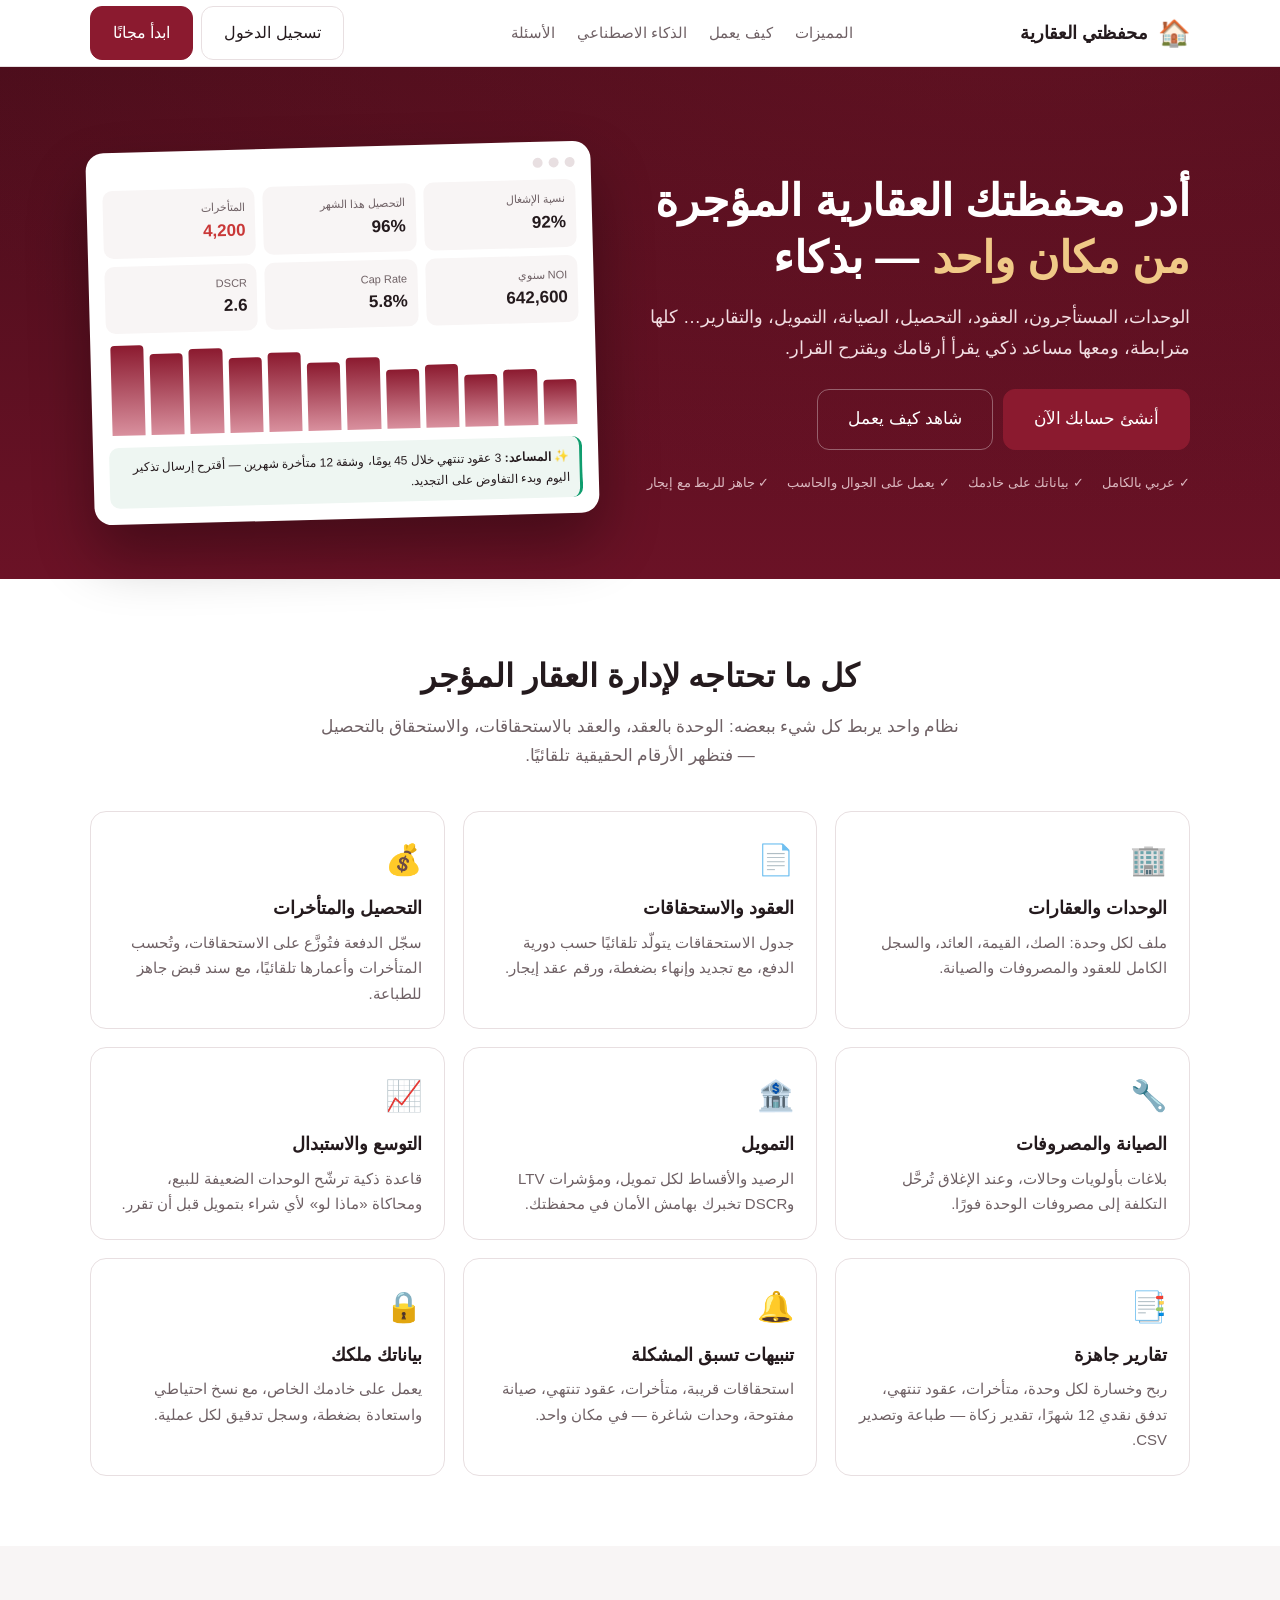
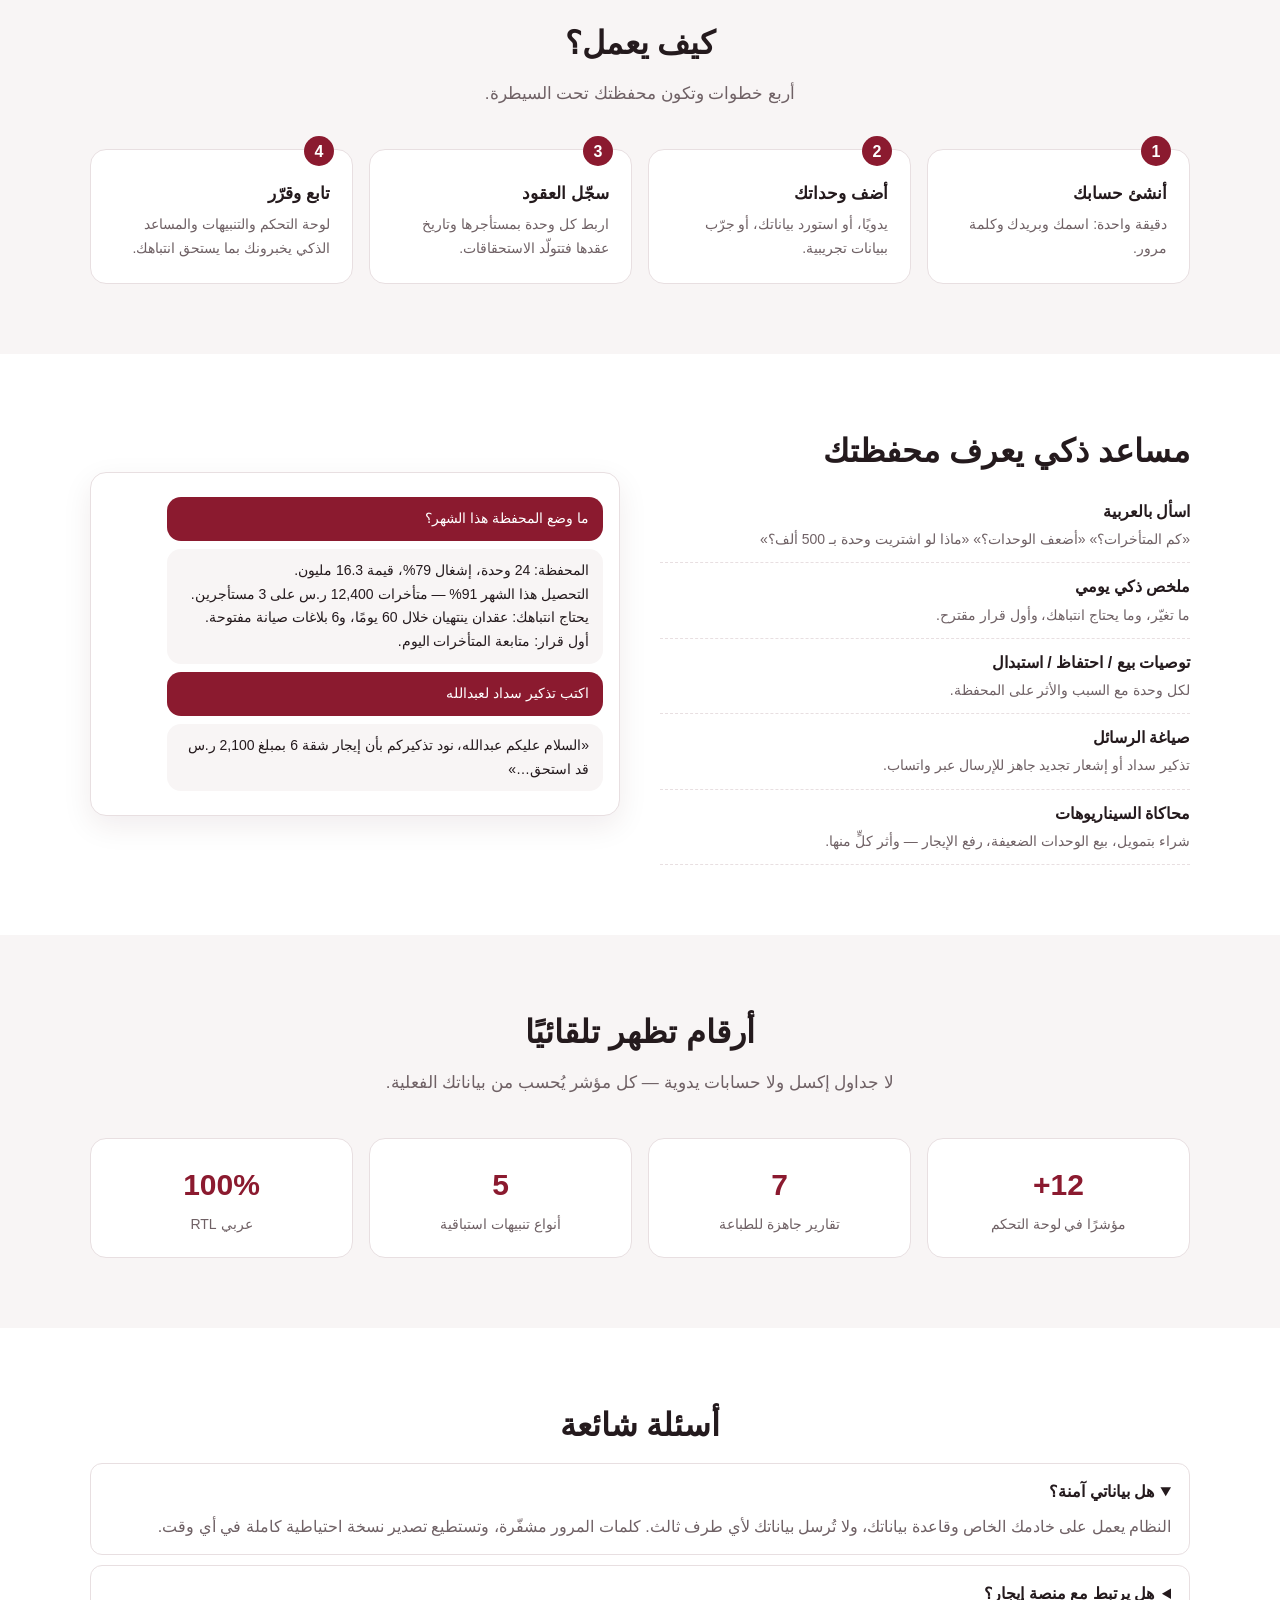
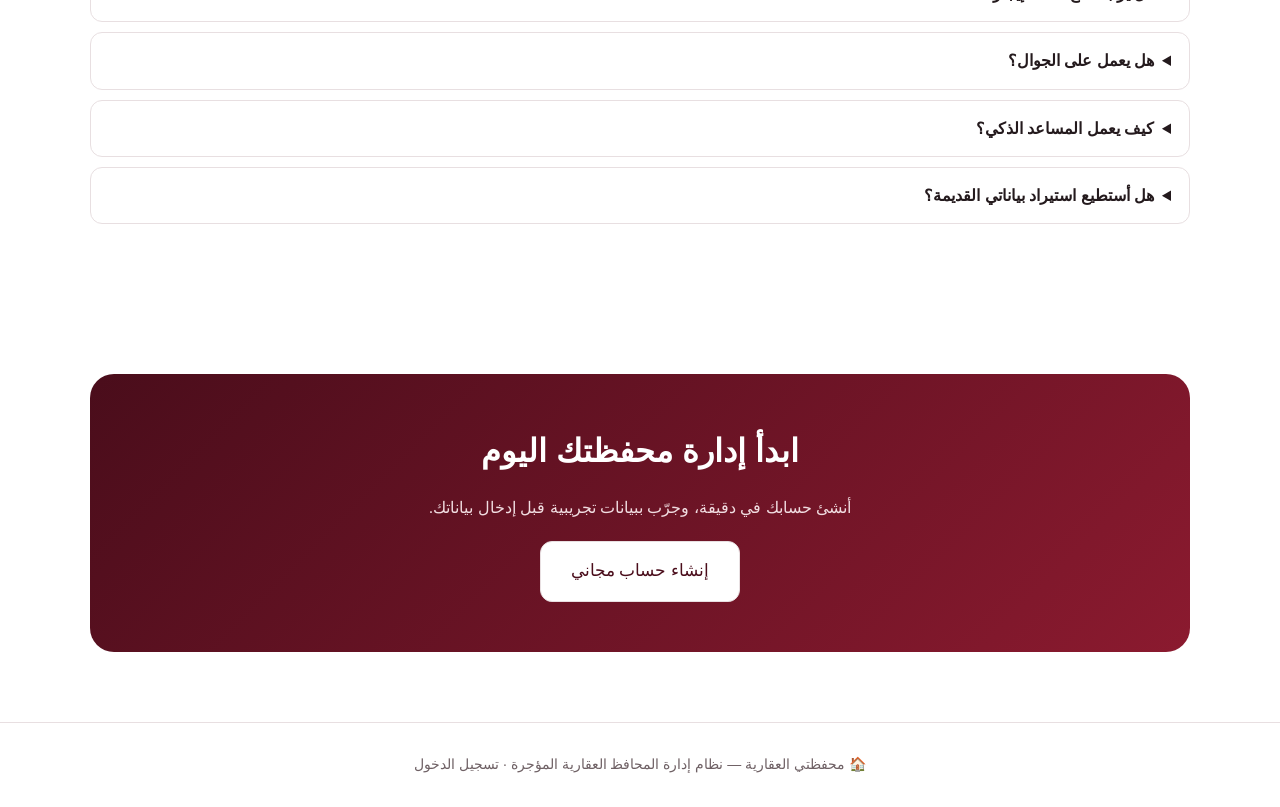
<file: index.html>
<!doctype html>
<html lang="ar" dir="rtl">
<head>
<meta charset="utf-8">
<meta name="viewport" content="width=device-width,initial-scale=1">
<title>محفظتي العقارية — إدارة عقاراتك المؤجرة بذكاء</title>
<meta name="description" content="نظام متكامل لإدارة المحافظ العقارية المؤجرة: الوحدات، العقود، التحصيل، الصيانة، التمويل، التقارير، ومساعد ذكي يحلل محفظتك.">
<style>
:root{--brand:#4a0d1b;--brand2:#8b1a2f;--accent:#0f9d6e;--ink:#241a1d;--muted:#6f6165;--bg:#f8f5f5;--line:#e8dfe1}
*{box-sizing:border-box}html{scroll-behavior:smooth}body{margin:0;font-family:"Segoe UI",Tahoma,Arial,sans-serif;color:var(--ink);background:#fff;line-height:1.7}
a{color:inherit;text-decoration:none}.wrap{max-width:1140px;margin:auto;padding:0 20px}
.btn{display:inline-block;padding:12px 22px;border-radius:12px;font-weight:600;border:1px solid var(--line);background:#fff;cursor:pointer;font:inherit}.btn.primary{background:var(--brand2);border-color:var(--brand2);color:#fff}.btn.primary:hover{background:var(--brand)}.btn.ghost{background:transparent;border-color:#ffffff55;color:#fff}.btn.lg{padding:15px 30px;font-size:17px}
header{position:sticky;top:0;background:#ffffffee;backdrop-filter:blur(8px);border-bottom:1px solid var(--line);z-index:9}.nav{display:flex;align-items:center;justify-content:space-between;height:66px}.logo{display:flex;align-items:center;gap:10px;font-weight:800;font-size:18px}.logo span{font-size:26px}.links{display:flex;gap:22px;color:var(--muted);font-size:15px}.links a:hover{color:var(--brand2)}.navcta{display:flex;gap:8px}
.hero{background:radial-gradient(1200px 500px at 80% -10%,#8b1a2f55,transparent),linear-gradient(180deg,#4a0d1b,#6b1226);color:#fff;padding:80px 0 60px}.hero .wrap{display:grid;grid-template-columns:1.1fr 1fr;gap:40px;align-items:center}.hero h1{font-size:44px;line-height:1.3;margin:0 0 16px}.hero h1 em{font-style:normal;color:#f0c987}.hero p{font-size:18px;color:#f1dde1;margin:0 0 26px}.hero .actions{display:flex;gap:10px;flex-wrap:wrap}.hero .trust{margin-top:22px;font-size:13px;color:#dcb9c0;display:flex;gap:18px;flex-wrap:wrap}
.mock{background:#fff;border-radius:18px;padding:16px;box-shadow:0 30px 60px #0005;color:var(--ink);transform:rotate(-1.5deg)}.mock .bar{display:flex;gap:6px;margin-bottom:12px}.mock .bar i{width:10px;height:10px;border-radius:50%;background:#e8dfe1;display:block}.mock .k{display:grid;grid-template-columns:repeat(3,1fr);gap:8px}.mock .k div{background:var(--bg);border-radius:10px;padding:10px}.mock .k small{color:var(--muted);font-size:11px;display:block}.mock .k b{font-size:17px}.mock .chart{display:flex;align-items:flex-end;gap:6px;height:90px;margin-top:12px;padding:0 4px}.mock .chart i{flex:1;background:linear-gradient(180deg,#8b1a2f,#d9909e);border-radius:4px 4px 0 0;display:block}.mock .ai{margin-top:12px;background:#eef6f2;border-radius:10px;padding:10px;font-size:12px;border-right:3px solid var(--accent)}
section{padding:70px 0}section.alt{background:var(--bg)}h2{font-size:32px;margin:0 0 10px;text-align:center}.sub{text-align:center;color:var(--muted);max-width:640px;margin:0 auto 40px;font-size:17px}
.grid{display:grid;grid-template-columns:repeat(3,1fr);gap:18px}.card{background:#fff;border:1px solid var(--line);border-radius:16px;padding:22px}.card .ic{font-size:30px;margin-bottom:8px}.card h3{margin:0 0 6px;font-size:18px}.card p{margin:0;color:var(--muted);font-size:15px}
.steps{display:grid;grid-template-columns:repeat(4,1fr);gap:16px;counter-reset:s}.step{background:#fff;border-radius:16px;padding:22px;border:1px solid var(--line);position:relative}.step:before{counter-increment:s;content:counter(s);position:absolute;top:-14px;right:18px;background:var(--brand2);color:#fff;width:30px;height:30px;border-radius:50%;display:grid;place-items:center;font-weight:700}.step h3{margin:8px 0 4px;font-size:17px}.step p{margin:0;color:var(--muted);font-size:14px}
.ai-sec .wrap{display:grid;grid-template-columns:1fr 1fr;gap:40px;align-items:center}.ai-sec h2{text-align:right}.ai-sec ul{padding:0;list-style:none;margin:0}.ai-sec li{padding:10px 0;border-bottom:1px dashed var(--line)}.ai-sec li b{display:block}.ai-sec li span{color:var(--muted);font-size:14px}.chat{background:#fff;border-radius:16px;border:1px solid var(--line);padding:16px;box-shadow:0 10px 30px #3a0f1814}.chat .m{padding:10px 14px;border-radius:14px;margin:8px 0;font-size:14px;max-width:88%;white-space:pre-line}.chat .u{background:var(--brand2);color:#fff;margin-left:auto}.chat .b{background:var(--bg)}
.stats{display:grid;grid-template-columns:repeat(4,1fr);gap:16px;text-align:center}.stats div{background:#fff;border-radius:16px;padding:20px;border:1px solid var(--line)}.stats b{font-size:30px;color:var(--brand2);display:block}.stats span{color:var(--muted);font-size:14px}
.faq details{background:#fff;border:1px solid var(--line);border-radius:12px;padding:14px 18px;margin-bottom:10px}.faq summary{cursor:pointer;font-weight:600}.faq p{margin:8px 0 0;color:var(--muted)}
.cta{background:linear-gradient(135deg,#4a0d1b,#8b1a2f);color:#fff;text-align:center;border-radius:24px;padding:50px 20px}.cta h2{color:#fff}.cta p{color:#f1dde1;margin-bottom:20px}
footer{padding:30px 0;color:var(--muted);font-size:14px;border-top:1px solid var(--line);text-align:center}
@media(max-width:900px){.hero .wrap,.ai-sec .wrap{grid-template-columns:1fr}.hero h1{font-size:32px}.grid,.steps,.stats{grid-template-columns:1fr 1fr}.links{display:none}.mock{transform:none}}
@media(max-width:560px){.grid,.steps,.stats{grid-template-columns:1fr}}
</style>
</head>
<body>
<header><div class="wrap nav"><a class="logo" href="#"><span>🏠</span>محفظتي العقارية</a><nav class="links"><a href="#features">المميزات</a><a href="#how">كيف يعمل</a><a href="#ai">الذكاء الاصطناعي</a><a href="#faq">الأسئلة</a></nav><div class="navcta"><a class="btn" href="login.html">تسجيل الدخول</a><a class="btn primary" href="login.html#register">ابدأ مجانًا</a></div></div></header>

<section class="hero"><div class="wrap">
  <div>
    <h1>أدر محفظتك العقارية المؤجرة <em>من مكان واحد</em> — بذكاء</h1>
    <p>الوحدات، المستأجرون، العقود، التحصيل، الصيانة، التمويل، والتقارير… كلها مترابطة، ومعها مساعد ذكي يقرأ أرقامك ويقترح القرار.</p>
    <div class="actions"><a class="btn primary lg" href="login.html#register">أنشئ حسابك الآن</a><a class="btn ghost lg" href="#how">شاهد كيف يعمل</a></div>
    <div class="trust"><span>✓ عربي بالكامل</span><span>✓ بياناتك على خادمك</span><span>✓ يعمل على الجوال والحاسب</span><span>✓ جاهز للربط مع إيجار</span></div>
  </div>
  <div class="mock"><div class="bar"><i></i><i></i><i></i></div>
    <div class="k"><div><small>نسبة الإشغال</small><b>92%</b></div><div><small>التحصيل هذا الشهر</small><b>96%</b></div><div><small>المتأخرات</small><b style="color:#c93838">4,200</b></div><div><small>NOI سنوي</small><b>642,600</b></div><div><small>Cap Rate</small><b>5.8%</b></div><div><small>DSCR</small><b>2.6</b></div></div>
    <div class="chart"><i style="height:50%"></i><i style="height:62%"></i><i style="height:58%"></i><i style="height:70%"></i><i style="height:66%"></i><i style="height:80%"></i><i style="height:76%"></i><i style="height:88%"></i><i style="height:84%"></i><i style="height:95%"></i><i style="height:90%"></i><i style="height:100%"></i></div>
    <div class="ai">✨ <b>المساعد:</b> 3 عقود تنتهي خلال 45 يومًا، وشقة 12 متأخرة شهرين — أقترح إرسال تذكير اليوم وبدء التفاوض على التجديد.</div>
  </div>
</div></section>

<section id="features"><div class="wrap">
  <h2>كل ما تحتاجه لإدارة العقار المؤجر</h2><p class="sub">نظام واحد يربط كل شيء ببعضه: الوحدة بالعقد، والعقد بالاستحقاقات، والاستحقاق بالتحصيل — فتظهر الأرقام الحقيقية تلقائيًا.</p>
  <div class="grid">
    <div class="card"><div class="ic">🏢</div><h3>الوحدات والعقارات</h3><p>ملف لكل وحدة: الصك، القيمة، العائد، والسجل الكامل للعقود والمصروفات والصيانة.</p></div>
    <div class="card"><div class="ic">📄</div><h3>العقود والاستحقاقات</h3><p>جدول الاستحقاقات يتولّد تلقائيًا حسب دورية الدفع، مع تجديد وإنهاء بضغطة، ورقم عقد إيجار.</p></div>
    <div class="card"><div class="ic">💰</div><h3>التحصيل والمتأخرات</h3><p>سجّل الدفعة فتُوزَّع على الاستحقاقات، وتُحسب المتأخرات وأعمارها تلقائيًا، مع سند قبض جاهز للطباعة.</p></div>
    <div class="card"><div class="ic">🔧</div><h3>الصيانة والمصروفات</h3><p>بلاغات بأولويات وحالات، وعند الإغلاق تُرحَّل التكلفة إلى مصروفات الوحدة فورًا.</p></div>
    <div class="card"><div class="ic">🏦</div><h3>التمويل</h3><p>الرصيد والأقساط لكل تمويل، ومؤشرات LTV وDSCR تخبرك بهامش الأمان في محفظتك.</p></div>
    <div class="card"><div class="ic">📈</div><h3>التوسع والاستبدال</h3><p>قاعدة ذكية ترشّح الوحدات الضعيفة للبيع، ومحاكاة «ماذا لو» لأي شراء بتمويل قبل أن تقرر.</p></div>
    <div class="card"><div class="ic">📑</div><h3>تقارير جاهزة</h3><p>ربح وخسارة لكل وحدة، متأخرات، عقود تنتهي، تدفق نقدي 12 شهرًا، تقدير زكاة — طباعة وتصدير CSV.</p></div>
    <div class="card"><div class="ic">🔔</div><h3>تنبيهات تسبق المشكلة</h3><p>استحقاقات قريبة، متأخرات، عقود تنتهي، صيانة مفتوحة، وحدات شاغرة — في مكان واحد.</p></div>
    <div class="card"><div class="ic">🔒</div><h3>بياناتك ملكك</h3><p>يعمل على خادمك الخاص، مع نسخ احتياطي واستعادة بضغطة، وسجل تدقيق لكل عملية.</p></div>
  </div>
</div></section>

<section id="how" class="alt"><div class="wrap">
  <h2>كيف يعمل؟</h2><p class="sub">أربع خطوات وتكون محفظتك تحت السيطرة.</p>
  <div class="steps">
    <div class="step"><h3>أنشئ حسابك</h3><p>دقيقة واحدة: اسمك وبريدك وكلمة مرور.</p></div>
    <div class="step"><h3>أضف وحداتك</h3><p>يدويًا، أو استورد بياناتك، أو جرّب ببيانات تجريبية.</p></div>
    <div class="step"><h3>سجّل العقود</h3><p>اربط كل وحدة بمستأجرها وتاريخ عقدها فتتولّد الاستحقاقات.</p></div>
    <div class="step"><h3>تابع وقرّر</h3><p>لوحة التحكم والتنبيهات والمساعد الذكي يخبرونك بما يستحق انتباهك.</p></div>
  </div>
</div></section>

<section id="ai" class="ai-sec"><div class="wrap">
  <div>
    <h2>مساعد ذكي يعرف محفظتك</h2>
    <ul>
      <li><b>اسأل بالعربية</b><span>«كم المتأخرات؟» «أضعف الوحدات؟» «ماذا لو اشتريت وحدة بـ 500 ألف؟»</span></li>
      <li><b>ملخص ذكي يومي</b><span>ما تغيّر، وما يحتاج انتباهك، وأول قرار مقترح.</span></li>
      <li><b>توصيات بيع / احتفاظ / استبدال</b><span>لكل وحدة مع السبب والأثر على المحفظة.</span></li>
      <li><b>صياغة الرسائل</b><span>تذكير سداد أو إشعار تجديد جاهز للإرسال عبر واتساب.</span></li>
      <li><b>محاكاة السيناريوهات</b><span>شراء بتمويل، بيع الوحدات الضعيفة، رفع الإيجار — وأثر كلٍّ منها.</span></li>
    </ul>
  </div>
  <div class="chat">
    <div class="m u">ما وضع المحفظة هذا الشهر؟</div>
    <div class="m b">المحفظة: 24 وحدة، إشغال 79%، قيمة 16.3 مليون.
التحصيل هذا الشهر 91% — متأخرات 12,400 ر.س على 3 مستأجرين.
يحتاج انتباهك: عقدان ينتهيان خلال 60 يومًا، و6 بلاغات صيانة مفتوحة.
أول قرار: متابعة المتأخرات اليوم.</div>
    <div class="m u">اكتب تذكير سداد لعبدالله</div>
    <div class="m b">«السلام عليكم عبدالله، نود تذكيركم بأن إيجار شقة 6 بمبلغ 2,100 ر.س قد استحق…»</div>
  </div>
</div></section>

<section class="alt"><div class="wrap">
  <h2>أرقام تظهر تلقائيًا</h2><p class="sub">لا جداول إكسل ولا حسابات يدوية — كل مؤشر يُحسب من بياناتك الفعلية.</p>
  <div class="stats"><div><b>12+</b><span>مؤشرًا في لوحة التحكم</span></div><div><b>7</b><span>تقارير جاهزة للطباعة</span></div><div><b>5</b><span>أنواع تنبيهات استباقية</span></div><div><b>100%</b><span>عربي RTL</span></div></div>
</div></section>

<section id="faq"><div class="wrap faq">
  <h2>أسئلة شائعة</h2><p class="sub"></p>
  <details open><summary>هل بياناتي آمنة؟</summary><p>النظام يعمل على خادمك الخاص وقاعدة بياناتك، ولا تُرسل بياناتك لأي طرف ثالث. كلمات المرور مشفّرة، وتستطيع تصدير نسخة احتياطية كاملة في أي وقت.</p></details>
  <details><summary>هل يرتبط مع منصة إيجار؟</summary><p>تسجّل رقم عقد إيجار في كل عقد لربطه مرجعيًا. الربط البرمجي الكامل يتطلب موافقة إيجار على التكامل، والنظام مهيأ له.</p></details>
  <details><summary>هل يعمل على الجوال؟</summary><p>نعم، الواجهة متجاوبة وتعمل على أي متصفح. تطبيقا Android وiOS في الطريق على نفس الحساب والبيانات.</p></details>
  <details><summary>كيف يعمل المساعد الذكي؟</summary><p>يحلل بياناتك محليًا دون إنترنت، وعند تفعيل مفتاح Anthropic يتحول إلى مساعد Claude كامل يفهم أي سؤال عن محفظتك.</p></details>
  <details><summary>هل أستطيع استيراد بياناتي القديمة؟</summary><p>نعم، من نسخة JSON أو من النسخة السابقة للنظام، ومن الإعدادات مباشرة.</p></details>
</div></section>

<section><div class="wrap"><div class="cta"><h2>ابدأ إدارة محفظتك اليوم</h2><p>أنشئ حسابك في دقيقة، وجرّب ببيانات تجريبية قبل إدخال بياناتك.</p><a class="btn lg" style="background:#fff;color:var(--brand)" href="login.html#register">إنشاء حساب مجاني</a></div></div></section>

<footer><div class="wrap">🏠 محفظتي العقارية — نظام إدارة المحافظ العقارية المؤجرة · <a href="login.html">تسجيل الدخول</a></div></footer>
</body>
</html>
</file>
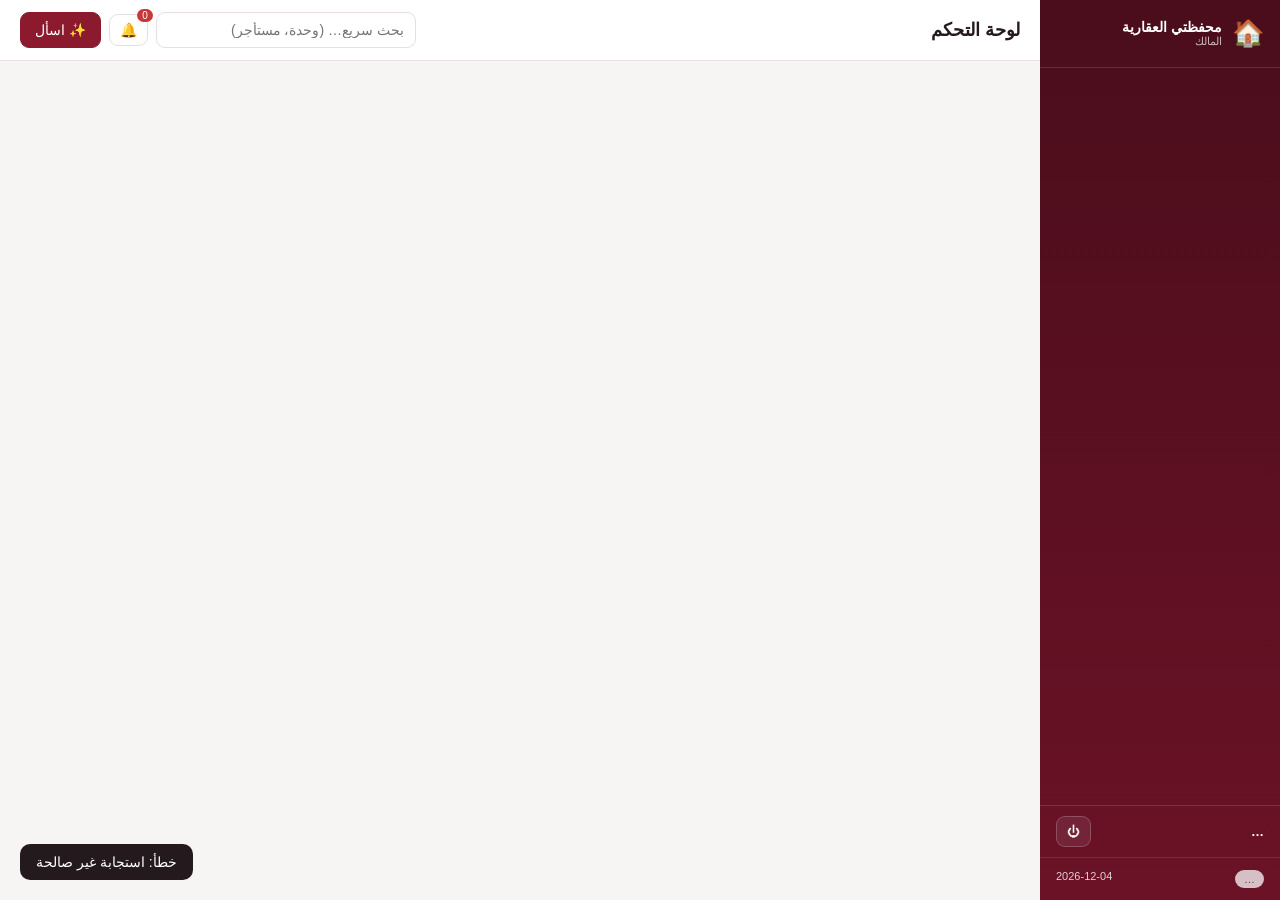
<file: app.html>
<!doctype html>
<html lang="ar" dir="rtl">
<head>
<meta charset="utf-8">
<meta name="viewport" content="width=device-width,initial-scale=1">
<title>محفظتي العقارية — لوحة التحكم</title>
<link rel="stylesheet" href="assets/style.css">
</head>
<body>
<div class="app">
  <aside class="sidebar" id="sidebar">
    <div class="logo"><span class="logo-mark">🏠</span><div><b>محفظتي العقارية</b><small id="ownerName">المالك</small></div></div>
    <nav id="nav"></nav>
    <div class="side-user"><div><b id="userName">…</b><small id="userRole"></small></div><button class="icon-btn" title="تسجيل الخروج" onclick="logout()">⏻</button></div>
    <div class="side-foot"><span id="dbBadge" class="badge">…</span><span id="today"></span></div>
  </aside>
  <main class="main">
    <header class="topbar">
      <button class="icon-btn menu" onclick="document.getElementById('sidebar').classList.toggle('open')">☰</button>
      <h1 id="viewTitle">لوحة التحكم</h1>
      <div class="top-actions">
        <input id="globalSearch" placeholder="بحث سريع… (وحدة، مستأجر)" oninput="globalSearch(this.value)">
        <button class="icon-btn" title="التنبيهات" onclick="go('dashboard');setTimeout(()=>document.getElementById('alerts')?.scrollIntoView({behavior:'smooth'}),50)">🔔<span id="alertCount" class="pill">0</span></button>
        <button class="btn primary" onclick="go('assistant')">✨ اسأل</button>
      </div>
    </header>
    <div id="view" class="view"></div>
  </main>
</div>
<div id="modal" class="modal"><div class="modal-box"><div class="modal-head"><h3 id="modalTitle"></h3><button class="icon-btn" onclick="closeModal()">✕</button></div><form id="modalForm" onsubmit="return false"></form><div class="modal-foot" id="modalFoot"></div></div></div>
<div id="drawer" class="drawer"><div class="drawer-box"><div class="modal-head"><h3 id="drawerTitle"></h3><button class="icon-btn" onclick="closeDrawer()">✕</button></div><div id="drawerBody"></div></div></div>
<div id="toast" class="toast"></div>
<script src="assets/charts3d.js"></script>
<script src="assets/app.js"></script>
</body>
</html>
</file>
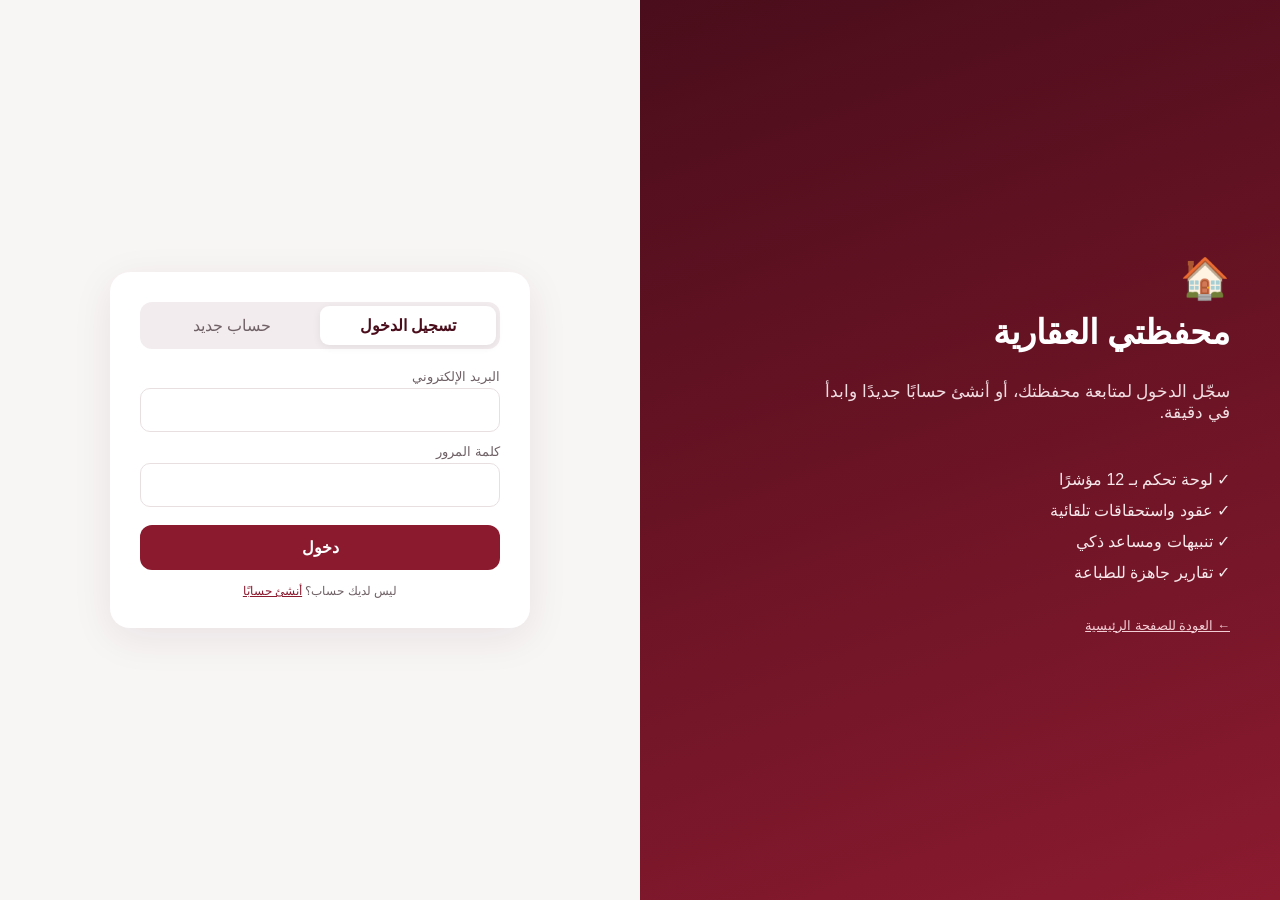
<file: login.html>
<!doctype html>
<html lang="ar" dir="rtl">
<head>
<meta charset="utf-8">
<meta name="viewport" content="width=device-width,initial-scale=1">
<title>تسجيل الدخول — محفظتي العقارية</title>
<style>
:root{--brand:#4a0d1b;--brand2:#8b1a2f;--ink:#241a1d;--muted:#6f6165;--line:#e8dfe1;--bad:#c93838}
*{box-sizing:border-box}body{margin:0;font-family:"Segoe UI",Tahoma,Arial,sans-serif;color:var(--ink);min-height:100vh;display:grid;grid-template-columns:1fr 1fr}
.side{background:linear-gradient(160deg,#4a0d1b,#8b1a2f);color:#fff;padding:50px;display:flex;flex-direction:column;justify-content:center}.side h1{font-size:34px;margin:0 0 12px}.side p{color:#f1dde1;font-size:17px;max-width:420px}.side ul{list-style:none;padding:0;margin:24px 0 0;color:#f6e8eb}.side li{padding:6px 0}.side .logo{font-size:40px;margin-bottom:10px}
.box{display:flex;align-items:center;justify-content:center;padding:40px 20px;background:#f8f5f5}.form{background:#fff;border-radius:20px;padding:30px;width:min(420px,100%);box-shadow:0 10px 40px #3a0f1814}
.tabs{display:flex;background:#f2ecee;border-radius:12px;padding:4px;margin-bottom:20px}.tabs button{flex:1;border:0;background:transparent;padding:10px;border-radius:9px;font:inherit;cursor:pointer;color:var(--muted)}.tabs button.active{background:#fff;color:var(--brand);font-weight:700;box-shadow:0 2px 8px #0001}
label{display:block;font-size:13px;color:var(--muted);margin:12px 0 4px}input{width:100%;padding:12px;border:1px solid var(--line);border-radius:10px;font:inherit}input:focus{outline:2px solid #8b1a2f55;border-color:var(--brand2)}
.btn{width:100%;margin-top:18px;padding:13px;border:0;border-radius:12px;background:var(--brand2);color:#fff;font:inherit;font-weight:700;cursor:pointer}.btn:hover{background:var(--brand)}.btn:disabled{opacity:.6}
.err{background:#fde3e3;color:var(--bad);padding:10px;border-radius:10px;font-size:13px;margin-top:12px;display:none}.note{font-size:12px;color:var(--muted);text-align:center;margin-top:14px}.note a{color:var(--brand2)}
.demo{margin-top:18px;border-top:1px dashed var(--line);padding-top:14px}.demo-h{font-size:13px;font-weight:700;margin-bottom:8px}.demo button{display:flex;justify-content:space-between;align-items:center;width:100%;border:1px solid var(--line);background:#fff;border-radius:10px;padding:8px 12px;margin-bottom:6px;font:inherit;cursor:pointer;text-align:right}.demo button:hover{border-color:var(--brand2);background:#f6f1f2}.demo button span{font-size:11px;color:#fff;background:var(--brand2);border-radius:20px;padding:2px 8px}.demo .small{font-size:12px;color:var(--muted);margin-top:6px}code{background:#f2ecee;padding:1px 6px;border-radius:6px}
.first{background:#eef6f2;border-right:3px solid #0f9d6e;padding:10px 12px;border-radius:10px;font-size:13px;margin-bottom:12px;display:none}
@media(max-width:820px){body{grid-template-columns:1fr}.side{padding:30px 20px}.side h1{font-size:26px}}
</style>
</head>
<body>
<div class="side"><div class="logo">🏠</div><h1>محفظتي العقارية</h1><p>سجّل الدخول لمتابعة محفظتك، أو أنشئ حسابًا جديدًا وابدأ في دقيقة.</p><ul><li>✓ لوحة تحكم بـ 12 مؤشرًا</li><li>✓ عقود واستحقاقات تلقائية</li><li>✓ تنبيهات ومساعد ذكي</li><li>✓ تقارير جاهزة للطباعة</li></ul><p style="margin-top:30px;font-size:13px"><a href="index.html" style="color:#f3cdd5">← العودة للصفحة الرئيسية</a></p></div>
<div class="box"><div class="form">
  <div class="tabs"><button id="tLogin" class="active" onclick="mode('login')">تسجيل الدخول</button><button id="tReg" onclick="mode('register')">حساب جديد</button></div>
  <div class="first" id="first">👋 أول مستخدم يُسجَّل يصبح <b>المالك</b> للنظام.</div>
  <form id="f" onsubmit="submit_(event)">
    <div id="regFields" style="display:none"><label>الاسم الكامل</label><input name="name" autocomplete="name"><label>الجوال (اختياري)</label><input name="phone" dir="ltr" style="text-align:right" autocomplete="tel"></div>
    <label>البريد الإلكتروني</label><input name="email" type="email" required autocomplete="email" dir="ltr" style="text-align:right">
    <label>كلمة المرور</label><input name="password" type="password" required minlength="6" autocomplete="current-password">
    <div class="err" id="err"></div>
    <button class="btn" id="go">دخول</button>
  </form>
  <div class="demo" id="demo" style="display:none"><div class="demo-h">🧪 حسابات تجريبية جاهزة — اضغط للدخول</div><div id="demoList"></div><div class="small">كلمة المرور لجميعها: <code id="demoPass"></code></div></div>
  <div class="note" id="note">ليس لديك حساب؟ <a onclick="mode('register')" href="#register">أنشئ حسابًا</a></div>
</div></div>
<script>
const API='api/index.php?r=';let m='login';
function mode(x){m=x;document.getElementById('tLogin').classList.toggle('active',x==='login');document.getElementById('tReg').classList.toggle('active',x==='register');document.getElementById('regFields').style.display=x==='register'?'':'none';document.getElementById('go').textContent=x==='register'?'إنشاء الحساب':'دخول';document.getElementById('note').innerHTML=x==='register'?'لديك حساب؟ <a onclick="mode(\'login\')" href="#">سجّل الدخول</a>':'ليس لديك حساب؟ <a onclick="mode(\'register\')" href="#register">أنشئ حسابًا</a>';document.getElementById('err').style.display='none'}
async function submit_(e){e.preventDefault();const b=document.getElementById('go');b.disabled=true;const o=Object.fromEntries(new FormData(e.target).entries());try{const r=await fetch(API+'auth/'+m,{method:'POST',headers:{'Content-Type':'application/json'},body:JSON.stringify(o)});const j=await r.json();if(!r.ok||j.error)throw new Error(j.error||'خطأ');location.href='app.html'}catch(x){const el=document.getElementById('err');el.textContent=x.message;el.style.display='block'}b.disabled=false}
async function demoLogin(email,pass){mode('login');const f=document.getElementById('f');f.email.value=email;f.password.value=pass;f.requestSubmit()}
(async()=>{try{const s=await fetch(API+'auth/status').then(r=>r.json());if(s.user){location.href='app.html';return}if(!s.has_users){document.getElementById('first').style.display='block';mode('register')}
if(s.demo&&s.demo.length){document.getElementById('demo').style.display='block';document.getElementById('demoPass').textContent=s.demo_password;document.getElementById('demoList').innerHTML=s.demo.map(d=>`<button type="button" onclick="demoLogin('${d.email}','${s.demo_password}')"><b>${d.name}</b><span>${d.label}</span></button>`).join('')}}catch(_){}
if(location.hash==='#register')mode('register')})();
</script>
</body>
</html>
</file>
<file: assets/style.css>
:root{--bg:#f7f4f4;--card:#fff;--ink:#241a1d;--muted:#7a6c70;--line:#e8dfe1;--brand:#6b1226;--brand2:#8b1a2f;--accent:#0f9d6e;--warn:#c98a00;--bad:#c93838;--info:#7a6c70;--r:14px;--sh:0 2px 12px #3a0f1812}
*{box-sizing:border-box}html,body{margin:0;height:100%}body{font-family:"Segoe UI",Tahoma,Arial,sans-serif;background:var(--bg);color:var(--ink);font-size:14px}
a{cursor:pointer}button{font:inherit;cursor:pointer}input,select,textarea{font:inherit;width:100%;padding:9px 11px;border:1px solid var(--line);border-radius:9px;background:#fff;color:var(--ink)}input:focus,select:focus,textarea:focus{outline:2px solid #8b1a2f55;border-color:var(--brand2)}textarea{min-height:70px;resize:vertical}
.app{display:flex;min-height:100vh}
.sidebar{width:240px;background:linear-gradient(180deg,#4a0d1b,#6b1226);color:#fff;display:flex;flex-direction:column;position:sticky;top:0;height:100vh;flex-shrink:0}
.logo{display:flex;align-items:center;gap:10px;padding:18px 16px;border-bottom:1px solid #ffffff22}.logo-mark{font-size:26px}.logo small{display:block;opacity:.7;font-size:11px}
nav{flex:1;overflow:auto;padding:10px 8px}nav a{display:flex;align-items:center;gap:10px;padding:10px 12px;border-radius:10px;color:#f1dde1;margin-bottom:2px;text-decoration:none}nav a i{font-style:normal;width:22px;text-align:center}nav a:hover{background:#ffffff14}nav a.active{background:#fff;color:var(--brand)}
.side-user{display:flex;justify-content:space-between;align-items:center;padding:10px 16px;border-top:1px solid #ffffff22;font-size:13px}.side-user small{display:block;opacity:.7;font-size:11px}.side-user .icon-btn{background:#ffffff14;border-color:#ffffff33;color:#fff}
.onb{max-width:760px;margin:20px auto}.onb .prog{display:flex;gap:6px;margin-bottom:18px}.onb .prog i{flex:1;height:6px;border-radius:6px;background:#e8dfe1;display:block}.onb .prog i.on{background:var(--accent)}.onb h2{margin:0 0 6px;font-size:24px}.onb .lead{color:var(--muted);margin:0 0 18px}.choice{display:grid;grid-template-columns:repeat(3,1fr);gap:12px}.choice button{border:2px solid var(--line);background:#fff;border-radius:14px;padding:18px 14px;text-align:right;cursor:pointer}.choice button:hover{border-color:var(--brand2)}.choice .ic{font-size:28px}.choice b{display:block;margin:6px 0 2px}.choice small{color:var(--muted)}@media(max-width:700px){.choice{grid-template-columns:1fr}}
.side-foot{padding:12px 16px;font-size:11px;opacity:.8;display:flex;justify-content:space-between;border-top:1px solid #ffffff22}
.main{flex:1;min-width:0;display:flex;flex-direction:column}
.topbar{display:flex;align-items:center;gap:12px;padding:12px 20px;background:#fff;border-bottom:1px solid var(--line);position:sticky;top:0;z-index:5}.topbar h1{font-size:18px;margin:0;flex:1}.top-actions{display:flex;gap:8px;align-items:center}.top-actions input{width:260px}
.menu{display:none}
.view{padding:20px;max-width:1500px;width:100%}
.btn{border:1px solid var(--line);background:#fff;padding:9px 14px;border-radius:9px;color:var(--ink)}.btn:hover{background:#f6f1f2}.btn.primary{background:var(--brand2);border-color:var(--brand2);color:#fff}.btn.primary:hover{background:var(--brand)}.btn.success{background:var(--accent);color:#fff;border-color:var(--accent)}.btn.danger{background:#fff;color:var(--bad);border-color:#f0c4c4}.btn.sm{padding:5px 9px;font-size:12px}
.icon-btn{border:1px solid var(--line);background:#fff;border-radius:9px;padding:7px 10px;position:relative}.pill{position:absolute;top:-6px;right:-6px;background:var(--bad);color:#fff;border-radius:10px;font-size:10px;padding:1px 5px}
.grid{display:grid;grid-template-columns:repeat(auto-fill,minmax(190px,1fr));gap:12px}.grid2{display:grid;grid-template-columns:1fr 1fr;gap:14px}.grid3{display:grid;grid-template-columns:repeat(3,1fr);gap:14px}.grid>*,.grid2>*,.grid3>*{min-width:0}
.card{background:var(--card);border-radius:var(--r);padding:16px;box-shadow:var(--sh)}.card h3{margin:0 0 12px;font-size:15px}
.kpi .label{color:var(--muted);font-size:12px}.kpi .val{font-size:22px;font-weight:700;margin-top:4px}.kpi .sub{font-size:11px;color:var(--muted);margin-top:4px}.kpi.good .val{color:var(--accent)}.kpi.bad .val{color:var(--bad)}.kpi.warn .val{color:var(--warn)}
.toolbar{display:flex;gap:8px;align-items:center;flex-wrap:wrap;margin-bottom:12px}.toolbar input,.toolbar select{width:auto;min-width:150px}.toolbar .spacer{flex:1}
.tablewrap{background:#fff;border-radius:var(--r);box-shadow:var(--sh);overflow:auto}table{width:100%;border-collapse:collapse;min-width:700px}th,td{padding:10px 12px;text-align:right;border-bottom:1px solid var(--line);white-space:nowrap}th{background:#faf7f7;color:var(--muted);font-weight:600;font-size:12px;position:sticky;top:0}tr:hover td{background:#fbf9f9}td.actions{text-align:left}
.badge{display:inline-block;padding:3px 9px;border-radius:20px;font-size:11px;background:#f2ecee;color:#5a4a4e}.badge.good{background:#dff5ea;color:#0b7a54}.badge.warn{background:#fff3cf;color:#8a5e00}.badge.bad{background:#fde3e3;color:#9c2222}.badge.info{background:#f7e6ea;color:#7a1228}
.alert{display:flex;gap:10px;align-items:flex-start;padding:10px 12px;border-radius:10px;background:#faf7f7;margin-bottom:6px;cursor:pointer;border-right:4px solid var(--info)}.alert.bad{border-color:var(--bad)}.alert.warn{border-color:var(--warn)}.alert small{color:var(--muted);display:block}
.bar{height:8px;background:#efe9ea;border-radius:8px;overflow:hidden}.bar i{display:block;height:100%;background:var(--accent)}
.empty{padding:30px;text-align:center;color:var(--muted)}
.modal,.drawer{display:none;position:fixed;inset:0;background:#1a0a0e99;z-index:50;align-items:center;justify-content:center}.modal.show,.drawer.show{display:flex}
.modal-box{background:#fff;border-radius:16px;width:min(720px,95vw);max-height:92vh;overflow:auto;padding:18px}.modal-head{display:flex;justify-content:space-between;align-items:center;margin-bottom:12px}.modal-head h3{margin:0}.modal-foot{display:flex;gap:8px;justify-content:flex-start;margin-top:14px}
.drawer{justify-content:flex-start}.drawer-box{background:#fff;width:min(760px,96vw);height:100vh;overflow:auto;padding:18px;box-shadow:0 0 40px #0005}
.form{display:grid;grid-template-columns:1fr 1fr;gap:10px}.form label{display:flex;flex-direction:column;gap:4px;font-size:12px;color:var(--muted)}.form .full{grid-column:1/-1}
.tabs{display:flex;gap:6px;flex-wrap:wrap;margin-bottom:12px}.tabs button{border:1px solid var(--line);background:#fff;padding:7px 12px;border-radius:20px}.tabs button.active{background:var(--brand);color:#fff;border-color:var(--brand)}
.chat{display:flex;flex-direction:column;height:calc(100vh - 140px);background:#fff;border-radius:var(--r);box-shadow:var(--sh)}.chat-log{flex:1;overflow:auto;padding:16px;display:flex;flex-direction:column;gap:10px}.msg{max-width:80%;padding:10px 14px;border-radius:14px;white-space:pre-wrap;line-height:1.6}.msg.user{align-self:flex-start;background:var(--brand2);color:#fff}.msg.bot{align-self:flex-end;background:#f4eff0}.chat-in{display:flex;gap:8px;padding:12px;border-top:1px solid var(--line)}.chips{display:flex;gap:6px;flex-wrap:wrap;padding:0 12px 10px}.chips button{border:1px solid var(--line);background:#fff;border-radius:20px;padding:5px 10px;font-size:12px}
.toast{position:fixed;bottom:20px;left:20px;background:#241a1d;color:#fff;padding:10px 16px;border-radius:10px;opacity:0;transition:.3s;z-index:99;pointer-events:none}.toast.show{opacity:1}
canvas{width:100%;display:block}
.chart-legend{display:flex;gap:16px;flex-wrap:wrap;margin-top:10px;font-size:12px;color:var(--ink)}.chart-legend div{display:flex;align-items:center;gap:6px}.chart-legend i{width:11px;height:11px;border-radius:3px;display:inline-block;flex-shrink:0}.chart-legend b{font-variant-numeric:tabular-nums;margin-inline-start:auto;padding-inline-start:10px;white-space:nowrap}.chart-legend span{min-width:0}.chart-legend small{color:var(--muted);font-weight:400}.chart-legend.col{flex-direction:column;gap:10px;margin:0;min-width:190px;justify-content:center}.chart-legend.col div{border-bottom:1px dashed var(--line);padding-bottom:8px}.chart-legend.col div:last-child{border:0}
.chart-split{display:grid;grid-template-columns:minmax(0,1.2fr) minmax(0,1fr);gap:14px;align-items:center}@media(max-width:560px){.chart-split{grid-template-columns:1fr}}
.chart-tip{position:fixed;z-index:80;display:none;background:#241a1d;color:#fff;border-radius:10px;padding:8px 10px;font-size:12px;pointer-events:none;box-shadow:0 6px 20px #0004;min-width:150px;direction:rtl}.chart-tip .row{display:flex;align-items:center;gap:6px;padding:2px 0;opacity:.75}.chart-tip .row.on{opacity:1}.chart-tip .row i{width:9px;height:9px;border-radius:2px;display:inline-block}.chart-tip .row b{margin-inline-start:auto;padding-inline-start:12px;font-variant-numeric:tabular-nums}
.num{font-variant-numeric:tabular-nums}.pos{color:var(--accent)}.neg{color:var(--bad)}.muted{color:var(--muted)}.small{font-size:12px}
.kv{display:flex;justify-content:space-between;padding:6px 0;border-bottom:1px dashed var(--line)}.kv:last-child{border:0}
@media print{.sidebar,.topbar,.toolbar,.btn,.tabs{display:none!important}.view{padding:0}body{background:#fff}}
@media(max-width:900px){.sidebar{position:fixed;right:-260px;transition:.25s;z-index:20}.sidebar.open{right:0}.menu{display:block}.grid2,.grid3{grid-template-columns:1fr}.top-actions input{display:none}.form{grid-template-columns:1fr}.view{padding:12px}}
</file>
